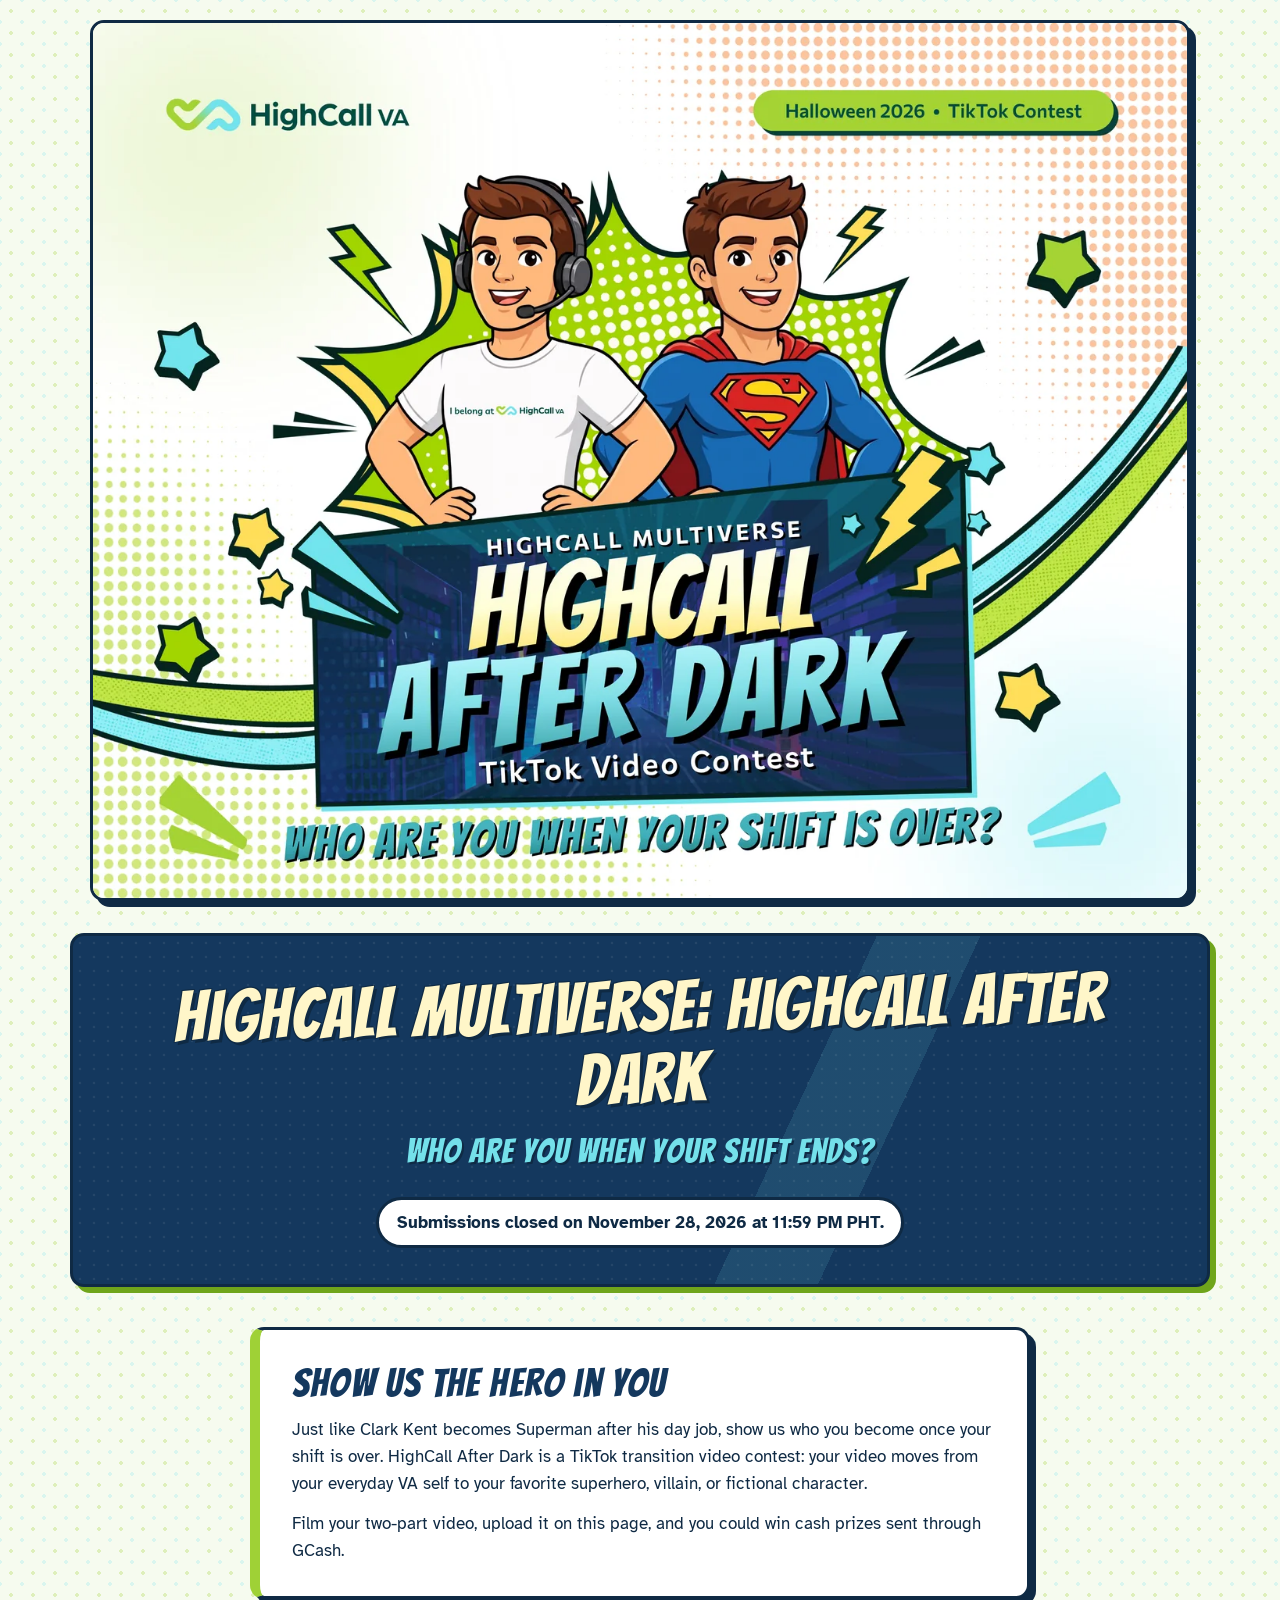
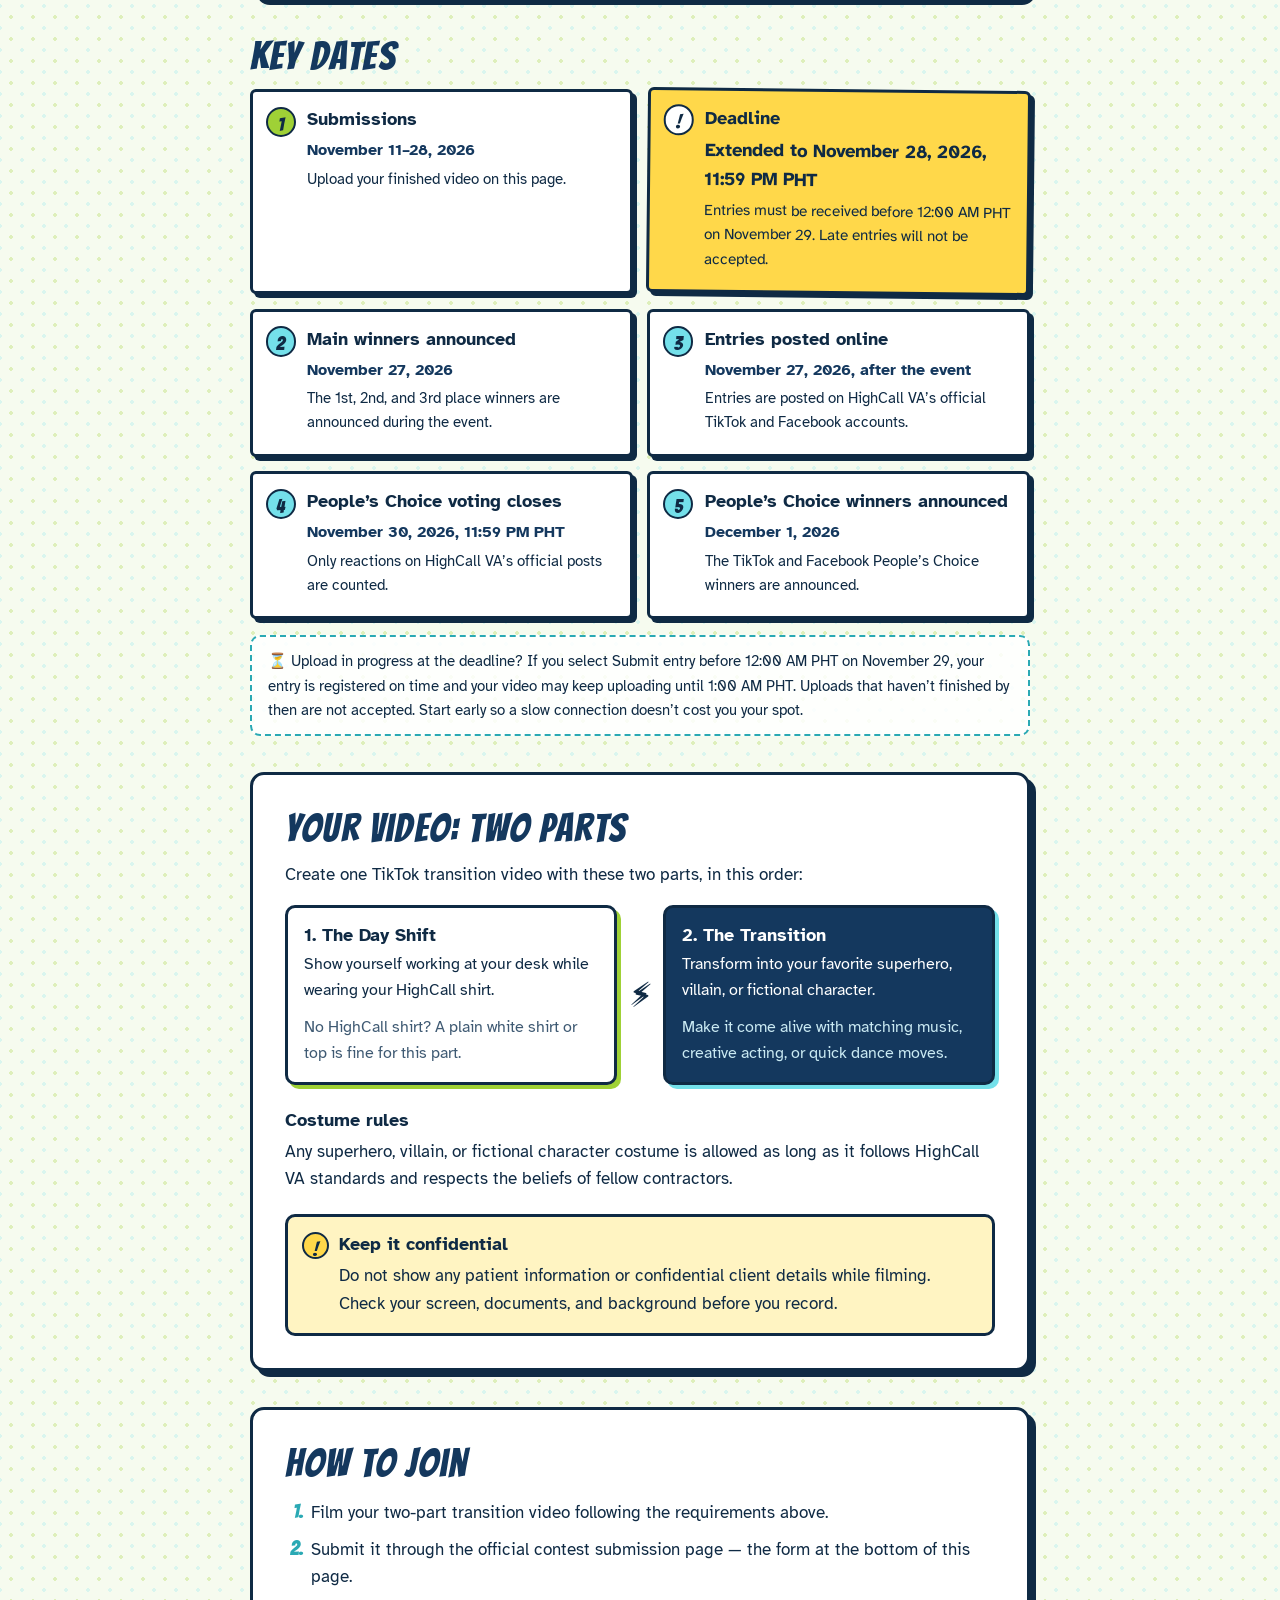
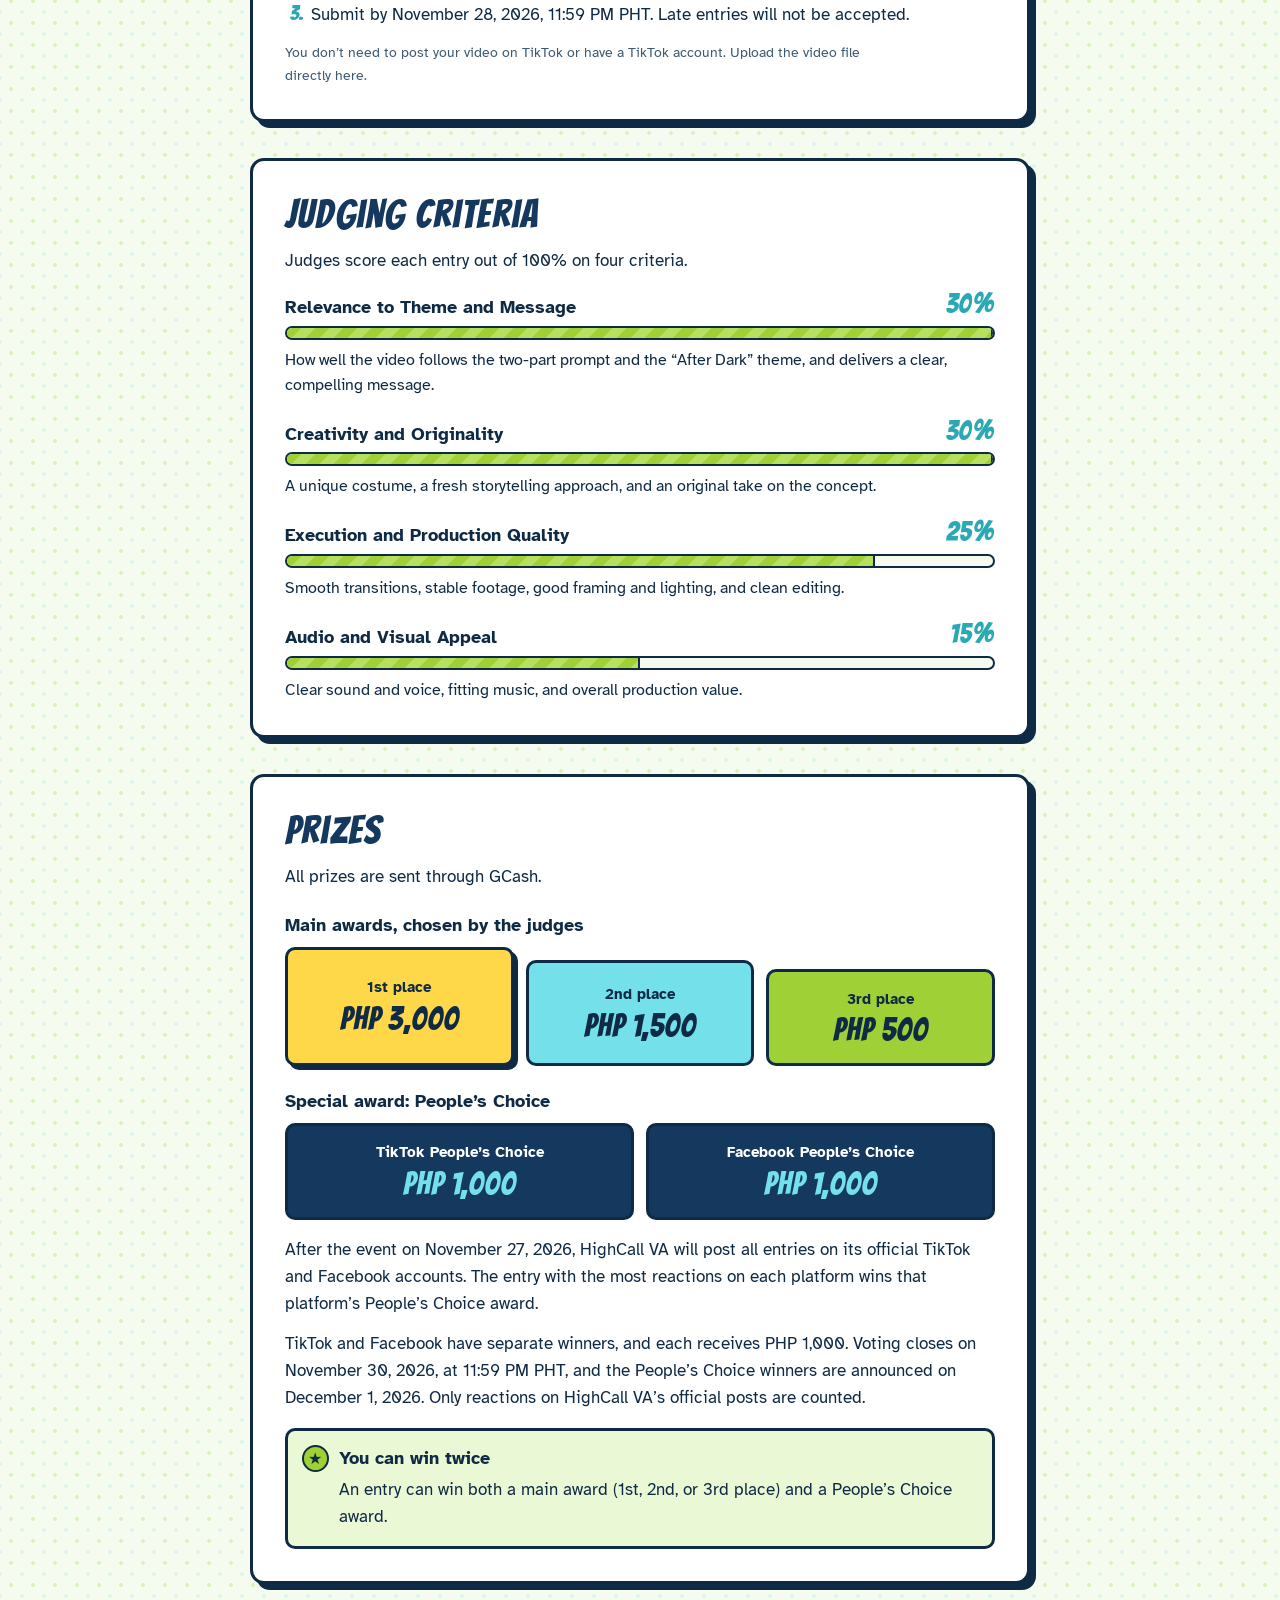
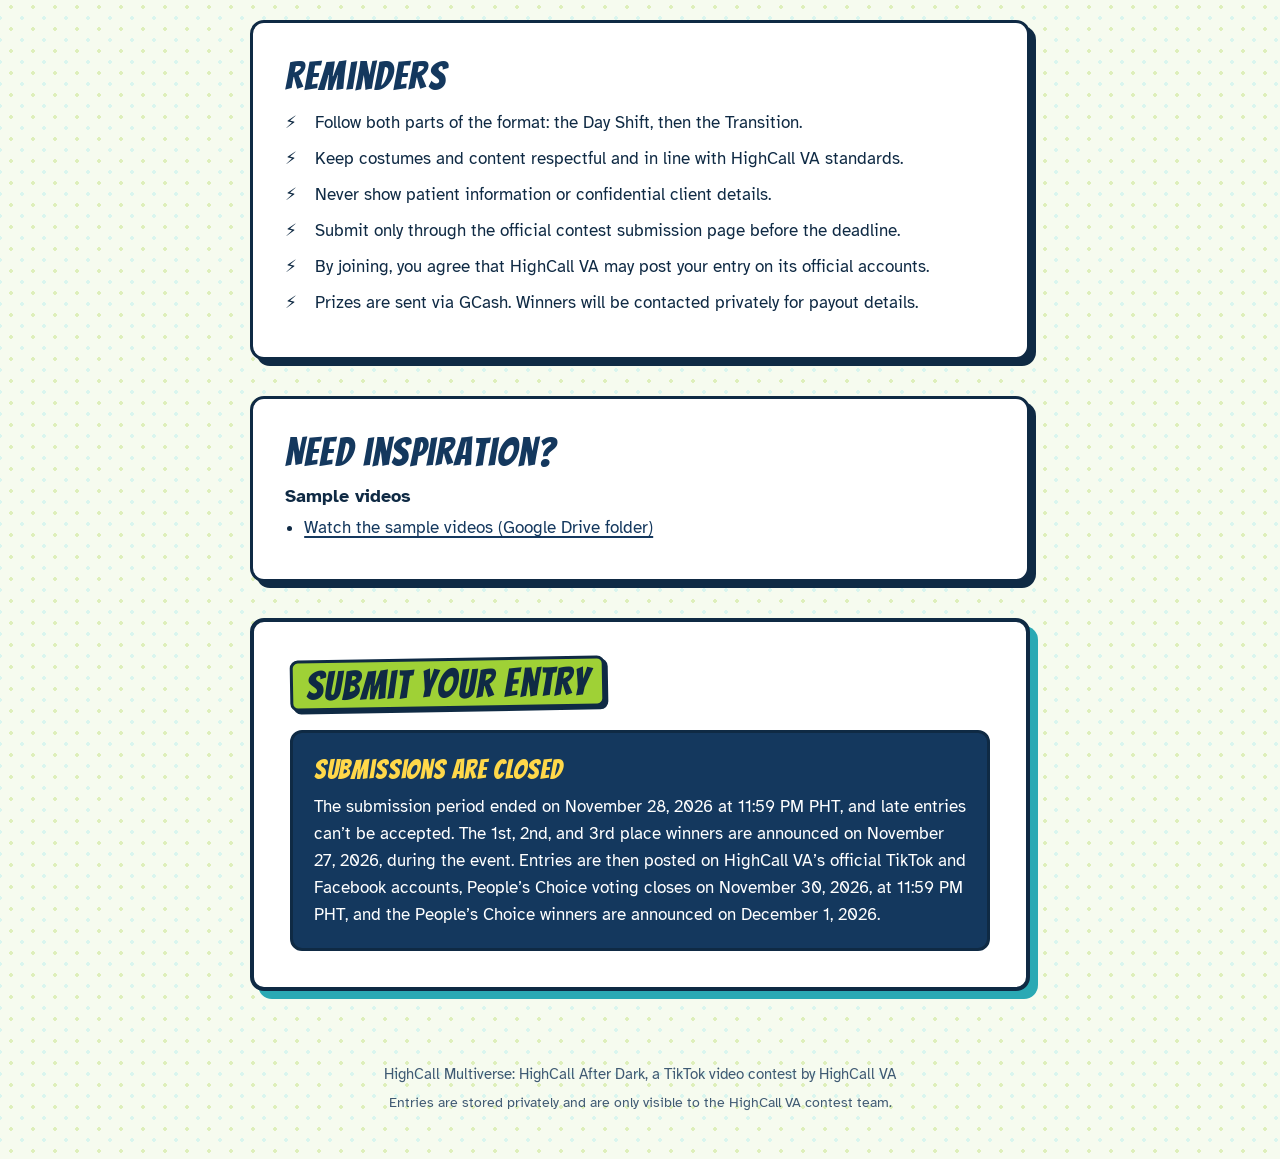
<file: index.html>
<!DOCTYPE html>
<html lang="en">
<head>
  <meta charset="utf-8">
  <meta name="viewport" content="width=device-width, initial-scale=1">
  <title>HighCall Multiverse: HighCall After Dark — TikTok Video Contest</title>
  <meta name="description" content="Who are you when your shift ends? Enter the HighCall Multiverse: HighCall After Dark TikTok video contest.">
  <meta name="robots" content="noindex">
  <meta name="color-scheme" content="light">
  <meta property="og:title" content="HighCall Multiverse: HighCall After Dark">
  <meta property="og:description" content="Who are you when your shift ends?">
  <meta property="og:image" content="assets/banner-1400.jpg">
  <link rel="icon" href="data:image/svg+xml,<svg xmlns='http://www.w3.org/2000/svg' viewBox='0 0 100 100'><text y='.9em' font-size='90'>⚡</text></svg>">
  <link rel="preconnect" href="https://fonts.googleapis.com">
  <link rel="preconnect" href="https://fonts.gstatic.com" crossorigin>
  <link href="https://fonts.googleapis.com/css2?family=Bangers&family=Atkinson+Hyperlegible:ital,wght@0,400;0,700;1,400&display=swap" rel="stylesheet">
  <link rel="stylesheet" href="styles.css">
</head>
<body>
  <a class="skip-link" href="#enter">Skip to the submission form</a>

  <header class="banner-wrap">
    <picture>
      <source type="image/webp"
              srcset="assets/banner-800.webp 800w, assets/banner-1400.webp 1400w, assets/banner-2200.webp 2200w"
              sizes="(min-width: 1180px) 1140px, 96vw">
      <img class="banner" src="assets/banner-1400.jpg" width="1400" height="1120"
           alt="HighCall Multiverse: HighCall After Dark — TikTok Video Contest. A HighCall VA agent in a headset and HighCall shirt stands beside his superhero self. Who are you when your shift is over?">
    </picture>
  </header>

  <main>
    <section class="masthead" aria-labelledby="page-title">
      <h1 id="page-title">HighCall Multiverse: HighCall After Dark</h1>
      <p class="tagline">Who are you when your shift ends?</p>
      <div class="status-bar" id="status-bar" role="status" aria-live="polite">
        <span class="status-text" id="status-text">Checking the submission period…</span>
        <a class="status-cta" id="status-cta" href="#enter" hidden>Submit your entry</a>
      </div>
    </section>

    <div class="page">
      <section class="panel intro" aria-labelledby="welcome">
        <h2 id="welcome">Show us the hero in you</h2>
        <p>Just like Clark Kent becomes Superman after his day job, show us who you become once your shift is over. HighCall After Dark is a TikTok transition video contest: your video moves from your everyday VA self to your favorite superhero, villain, or fictional character.</p>
        <p>Film your two-part video, upload it on this page, and you could win cash prizes sent through GCash.</p>
      </section>

      <section class="dates" aria-labelledby="dates-title">
        <h2 id="dates-title" class="section-title">Key dates</h2>
        <ol class="strip">
          <li class="strip-panel strip-open">
            <span class="strip-step">1</span>
            <h3>Submissions</h3>
            <p class="strip-date">November 11–28, 2026</p>
            <p>Upload your finished video on this page.</p>
          </li>
          <li class="strip-panel strip-deadline">
            <span class="strip-step">!</span>
            <h3>Deadline</h3>
            <p class="strip-date">Extended to November 28, 2026, 11:59 PM PHT</p>
            <p>Entries must be received before 12:00 AM PHT on November 29. Late entries will not be accepted.</p>
          </li>
          <li class="strip-panel">
            <span class="strip-step">2</span>
            <h3>Main winners announced</h3>
            <p class="strip-date">November 27, 2026</p>
            <p>The 1st, 2nd, and 3rd place winners are announced during the event.</p>
          </li>
          <li class="strip-panel">
            <span class="strip-step">3</span>
            <h3>Entries posted online</h3>
            <p class="strip-date">November 27, 2026, after the event</p>
            <p>Entries are posted on HighCall VA’s official TikTok and Facebook accounts.</p>
          </li>
          <li class="strip-panel">
            <span class="strip-step">4</span>
            <h3>People’s Choice voting closes</h3>
            <p class="strip-date">November 30, 2026, 11:59 PM PHT</p>
            <p>Only reactions on HighCall VA’s official posts are counted.</p>
          </li>
          <li class="strip-panel">
            <span class="strip-step">5</span>
            <h3>People’s Choice winners announced</h3>
            <p class="strip-date">December 1, 2026</p>
            <p>The TikTok and Facebook People’s Choice winners are announced.</p>
          </li>
        </ol>
        <p class="note" id="grace-note">Upload in progress at the deadline? <span id="grace-text">If your entry is registered on this page before 12:00 AM PHT on November 29, the upload is allowed to finish for a short time after midnight. Start early so a slow connection doesn’t cost you your spot.</span></p>
      </section>

      <section class="panel" aria-labelledby="concept">
        <h2 id="concept">Your video: two parts</h2>
        <p>Create one TikTok transition video with these two parts, in this order:</p>
        <div class="two-part">
          <div class="part part-day">
            <h3>1. The Day Shift</h3>
            <p>Show yourself working at your desk while wearing your HighCall shirt.</p>
            <p class="small">No HighCall shirt? A plain white shirt or top is fine for this part.</p>
          </div>
          <div class="part-arrow" aria-hidden="true">⚡</div>
          <div class="part part-night">
            <h3>2. The Transition</h3>
            <p>Transform into your favorite superhero, villain, or fictional character.</p>
            <p class="small">Make it come alive with matching music, creative acting, or quick dance moves.</p>
          </div>
        </div>

        <h3 class="sub">Costume rules</h3>
        <p>Any superhero, villain, or fictional character costume is allowed as long as it follows HighCall VA standards and respects the beliefs of fellow contractors.</p>

        <div class="callout callout-warn" role="note">
          <h3>Keep it confidential</h3>
          <p>Do not show any patient information or confidential client details while filming. Check your screen, documents, and background before you record.</p>
        </div>
      </section>

      <section class="panel" aria-labelledby="how">
        <h2 id="how">How to join</h2>
        <ol class="steps">
          <li>Film your two-part transition video following the requirements above.</li>
          <li>Submit it through the official contest submission page — the form at the bottom of this page.</li>
          <li>Submit by November 28, 2026, 11:59 PM PHT. Late entries will not be accepted.</li>
        </ol>
        <p class="small">You don’t need to post your video on TikTok or have a TikTok account. Upload the video file directly here.</p>
      </section>

      <section class="panel" aria-labelledby="judging">
        <h2 id="judging">Judging criteria</h2>
        <p>Judges score each entry out of 100% on four criteria.</p>
        <ul class="criteria">
          <li style="--w:30">
            <div class="crit-head"><h3>Relevance to Theme and Message</h3><span class="crit-pct">30%</span></div>
            <div class="crit-bar" aria-hidden="true"><span></span></div>
            <p>How well the video follows the two-part prompt and the “After Dark” theme, and delivers a clear, compelling message.</p>
          </li>
          <li style="--w:30">
            <div class="crit-head"><h3>Creativity and Originality</h3><span class="crit-pct">30%</span></div>
            <div class="crit-bar" aria-hidden="true"><span></span></div>
            <p>A unique costume, a fresh storytelling approach, and an original take on the concept.</p>
          </li>
          <li style="--w:25">
            <div class="crit-head"><h3>Execution and Production Quality</h3><span class="crit-pct">25%</span></div>
            <div class="crit-bar" aria-hidden="true"><span></span></div>
            <p>Smooth transitions, stable footage, good framing and lighting, and clean editing.</p>
          </li>
          <li style="--w:15">
            <div class="crit-head"><h3>Audio and Visual Appeal</h3><span class="crit-pct">15%</span></div>
            <div class="crit-bar" aria-hidden="true"><span></span></div>
            <p>Clear sound and voice, fitting music, and overall production value.</p>
          </li>
        </ul>
      </section>

      <section class="panel prizes" aria-labelledby="prizes">
        <h2 id="prizes">Prizes</h2>
        <p>All prizes are sent through GCash.</p>
        <h3 class="sub">Main awards, chosen by the judges</h3>
        <ol class="podium">
          <li class="place place-1"><span class="place-name">1st place</span><span class="place-amt">PHP 3,000</span></li>
          <li class="place place-2"><span class="place-name">2nd place</span><span class="place-amt">PHP 1,500</span></li>
          <li class="place place-3"><span class="place-name">3rd place</span><span class="place-amt">PHP 500</span></li>
        </ol>

        <h3 class="sub">Special award: People’s Choice</h3>
        <ul class="pc-awards">
          <li><span class="place-name">TikTok People’s Choice</span><span class="place-amt">PHP 1,000</span></li>
          <li><span class="place-name">Facebook People’s Choice</span><span class="place-amt">PHP 1,000</span></li>
        </ul>
        <p>After the event on November 27, 2026, HighCall VA will post all entries on its official TikTok and Facebook accounts. The entry with the most reactions on each platform wins that platform’s People’s Choice award.</p>
        <p>TikTok and Facebook have separate winners, and each receives PHP 1,000. Voting closes on November 30, 2026, at 11:59 PM PHT, and the People’s Choice winners are announced on December 1, 2026. Only reactions on HighCall VA’s official posts are counted.</p>
        <div class="callout callout-tip" role="note">
          <h3>You can win twice</h3>
          <p>An entry can win both a main award (1st, 2nd, or 3rd place) and a People’s Choice award.</p>
        </div>
      </section>

      <section class="panel" aria-labelledby="reminders">
        <h2 id="reminders">Reminders</h2>
        <ul class="ticks">
          <li>Follow both parts of the format: the Day Shift, then the Transition.</li>
          <li>Keep costumes and content respectful and in line with HighCall VA standards.</li>
          <li>Never show patient information or confidential client details.</li>
          <li>Submit only through the official contest submission page before the deadline.</li>
          <li>By joining, you agree that HighCall VA may post your entry on its official accounts.</li>
          <li>Prizes are sent via GCash. Winners will be contacted privately for payout details.</li>
        </ul>
      </section>

      <section class="panel" id="inspiration" aria-labelledby="inspo-title" hidden>
        <h2 id="inspo-title">Need inspiration?</h2>
        <div class="inspo-cols">
          <div id="samples-block" hidden>
            <h3 class="sub">Sample videos</h3>
            <ul class="links" id="samples-list"></ul>
          </div>
          <div id="music-block" hidden>
            <h3 class="sub">Music ideas</h3>
            <ul class="links" id="music-list"></ul>
          </div>
        </div>
      </section>

      <!-- ============ SUBMISSION ============ -->
      <section class="entry" id="enter" aria-labelledby="form-title" tabindex="-1">
        <h2 id="form-title">Submit your entry</h2>

        <div class="closed-msg" id="closed-msg" hidden>
          <h3 id="closed-title">Submissions are closed</h3>
          <p id="closed-body"></p>
        </div>

        <form id="entry-form" novalidate>
          <p class="small form-intro">Fields marked <span class="req" aria-hidden="true">*</span><span class="visually-hidden">with an asterisk</span> are required.</p>

          <div class="field">
            <label for="fullName">Full name <span class="req" aria-hidden="true">*</span></label>
            <input id="fullName" name="fullName" type="text" autocomplete="name" maxlength="120" required aria-describedby="fullName-err">
            <p class="err" id="fullName-err"></p>
          </div>

          <div class="field">
            <label for="email">Email address <span class="req" aria-hidden="true">*</span></label>
            <input id="email" name="email" type="email" autocomplete="email" inputmode="email" maxlength="254" required aria-describedby="email-hint email-err">
            <p class="hint" id="email-hint">We’ll only use this to contact you about your entry.</p>
            <p class="err" id="email-err"></p>
          </div>

          <div class="field-row">
            <div class="field">
              <label for="entryTitle">Entry title <span class="req" aria-hidden="true">*</span></label>
              <input id="entryTitle" name="entryTitle" type="text" maxlength="120" required aria-describedby="entryTitle-err">
              <p class="err" id="entryTitle-err"></p>
            </div>
            <div class="field">
              <label for="character">Character portrayed <span class="req" aria-hidden="true">*</span></label>
              <input id="character" name="character" type="text" maxlength="120" required aria-describedby="character-err">
              <p class="err" id="character-err"></p>
            </div>
          </div>

          <div class="field">
            <label for="description">Short description or concept <span class="opt">(optional)</span></label>
            <textarea id="description" name="description" rows="4" maxlength="1000" aria-describedby="description-hint"></textarea>
            <p class="hint" id="description-hint"><span id="desc-count">0</span> / 1,000 characters</p>
          </div>

          <!-- Honeypot: hidden from people, catches bots -->
          <div class="hp" aria-hidden="true">
            <label for="website">Leave this empty</label>
            <input id="website" name="website" type="text" tabindex="-1" autocomplete="off">
          </div>

          <div class="field">
            <span class="label" id="video-label">Video file <span class="req" aria-hidden="true">*</span></span>
            <div class="upload">
              <div class="dropzone" id="dropzone">
                <input id="video" name="video" type="file" class="file-input" aria-labelledby="video-label video-limits" aria-describedby="video-err">
                <div class="dz-empty" id="dz-empty">
                  <p class="dz-title">Drag your video here</p>
                  <p>or <label for="video" class="pick-btn">Choose a file</label></p>
                </div>
                <div class="dz-file" id="dz-file" hidden>
                  <p class="dz-filename" id="dz-filename"></p>
                  <p class="dz-filesize" id="dz-filesize"></p>
                  <div class="dz-actions">
                    <label for="video" class="pick-btn pick-btn-ghost" id="replace-btn">Replace file</label>
                    <button type="button" class="link-btn" id="remove-btn">Remove</button>
                  </div>
                </div>
              </div>
              <aside class="limits" id="video-limits">
                <p class="limits-title">Upload requirements</p>
                <p><strong>Formats:</strong> <span id="lim-formats">MP4 or MOV</span></p>
                <p><strong>Maximum size:</strong> <span id="lim-size">500 MB</span></p>
                <p class="small">Use the finished video file from your phone, CapCut, or TikTok’s Save video option.</p>
              </aside>
            </div>
            <p class="err" id="video-err"></p>
          </div>

          <fieldset class="field confirms">
            <legend>Before you submit <span class="req" aria-hidden="true">*</span></legend>
            <label class="check"><input type="checkbox" id="agreeRules" name="agreeRules" required>
              <span>I have read and agree to the contest mechanics.</span></label>
            <label class="check"><input type="checkbox" id="agreeConfidential" name="agreeConfidential" required>
              <span>My entry contains no patient information or confidential client details.</span></label>
            <label class="check"><input type="checkbox" id="agreePublish" name="agreePublish" required>
              <span>I agree that HighCall VA may publish my entry on its official TikTok and Facebook accounts for the contest.</span></label>
            <p class="err" id="confirms-err"></p>
          </fieldset>

          <div class="progress-box" id="progress-box" hidden>
            <div class="progress-head">
              <span id="progress-label">Uploading…</span>
              <span id="progress-pct">0%</span>
            </div>
            <div class="progress" role="progressbar" aria-labelledby="progress-label" aria-valuemin="0" aria-valuemax="100" aria-valuenow="0" id="progress-bar">
              <span id="progress-fill"></span>
            </div>
            <p class="small" id="progress-detail"></p>
          </div>

          <div class="form-alert" id="form-alert" role="alert" hidden></div>

          <div class="submit-row">
            <button type="submit" class="submit-btn" id="submit-btn">Submit entry</button>
            <p class="small">Keep this page open until you see your submission reference.</p>
          </div>
        </form>

        <div class="success" id="success" hidden tabindex="-1">
          <h3>Entry received!</h3>
          <p>Your video and details are saved. Keep your submission reference in case you need to contact the contest team.</p>
          <dl class="receipt">
            <div><dt>Submission reference</dt><dd id="r-ref"></dd></div>
            <div><dt>Submitted</dt><dd id="r-time"></dd></div>
            <div><dt>Entry title</dt><dd id="r-title"></dd></div>
            <div><dt>Video file</dt><dd id="r-file"></dd></div>
          </dl>
          <p class="small" id="r-email-note"></p>
          <p>The 1st, 2nd, and 3rd place winners are announced on November 27, 2026, during the event, and the People’s Choice winners on December 1, 2026. Good luck!</p>
        </div>
      </section>
    </div>
  </main>

  <footer class="footer">
    <p>HighCall Multiverse: HighCall After Dark, a TikTok video contest by HighCall VA</p>
    <p class="small">Entries are stored privately and are only visible to the HighCall VA contest team.</p>
  </footer>

  <script src="config.js"></script>
  <script src="app.js"></script>
</body>
</html>
</file>
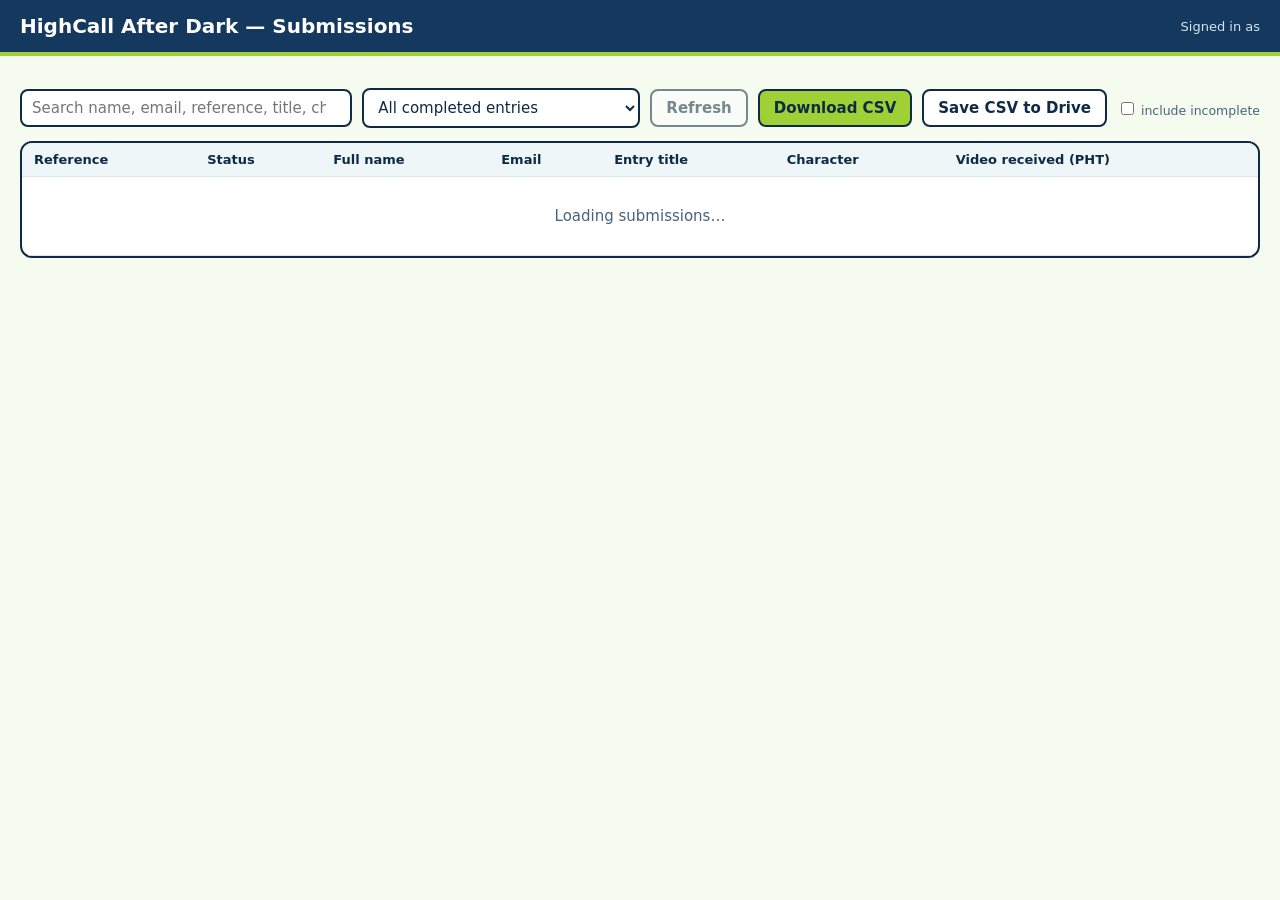
<file: Admin.html>
<!DOCTYPE html>
<html>
<head>
<base target="_top">
<meta charset="utf-8">
<style>
  :root { --ink:#0f2a44; --night:#14385e; --lime:#9fd136; --teal:#2aa9b4; --cyan:#74e0ea; --yellow:#ffd84a; --paper:#f6fbef; --muted:#4a627a; --danger:#b4232a; }
  * { box-sizing: border-box; }
  body { margin:0; font-family: "Segoe UI", system-ui, -apple-system, Roboto, Arial, sans-serif; color:var(--ink); background:var(--paper); font-size:15px; }
  header { background:var(--night); color:#fff; padding:14px 20px; display:flex; flex-wrap:wrap; gap:8px 20px; align-items:center; justify-content:space-between; border-bottom:4px solid var(--lime); }
  header h1 { margin:0; font-size:20px; }
  header .who { font-size:13px; color:#cfe8f2; }
  main { max-width:1280px; margin:0 auto; padding:18px 20px 40px; }
  .counts { display:flex; flex-wrap:wrap; gap:10px; margin-bottom:14px; }
  .count { background:#fff; border:2px solid var(--ink); border-radius:10px; padding:8px 14px; min-width:120px; }
  .count b { display:block; font-size:22px; }
  .count span { font-size:12px; color:var(--muted); }
  .toolbar { display:flex; flex-wrap:wrap; gap:10px; align-items:center; margin-bottom:12px; }
  input[type=search], select, textarea { font:inherit; border:2px solid var(--ink); border-radius:8px; padding:8px 10px; background:#fff; color:var(--ink); }
  input[type=search] { flex:1 1 280px; min-width:200px; }
  button, .btn { font:inherit; font-weight:600; border:2px solid var(--ink); border-radius:8px; padding:8px 14px; background:#fff; color:var(--ink); cursor:pointer; text-decoration:none; display:inline-block; }
  button.primary { background:var(--lime); }
  button:disabled { opacity:.55; cursor:progress; }
  button:hover:not(:disabled), .btn:hover { background:var(--yellow); }
  :focus-visible { outline:3px solid var(--teal); outline-offset:2px; }
  .tablewrap { overflow-x:auto; background:#fff; border:2px solid var(--ink); border-radius:12px; }
  table { border-collapse:collapse; width:100%; min-width:860px; }
  th, td { text-align:left; padding:9px 12px; border-bottom:1px solid #dbe5ec; vertical-align:top; }
  th { background:#eef6f8; font-size:13px; position:sticky; top:0; }
  tbody tr { cursor:pointer; }
  tbody tr:hover { background:#f4fbe8; }
  tbody tr.sel { background:#e7f7fa; }
  .ref { font-family: ui-monospace, Menlo, Consolas, monospace; font-weight:700; white-space:nowrap; }
  .pill { display:inline-block; padding:2px 10px; border-radius:999px; border:1.5px solid var(--ink); font-size:12.5px; font-weight:700; white-space:nowrap; }
  .s-Received { background:#e6f2ff; }
  .s-Under-review { background:#fff3c4; }
  .s-Accepted { background:#ddf3b8; }
  .s-Needs-clarification { background:#ffe0cc; }
  .s-Upload-pending { background:#eee; color:#555; border-color:#999; }
  .s-Upload-rejected { background:#fde2e2; color:var(--danger); border-color:var(--danger); }
  .empty { padding:30px; text-align:center; color:var(--muted); }
  .msg { padding:10px 14px; border-radius:8px; margin-bottom:12px; border:2px solid; }
  .msg.err { border-color:var(--danger); background:#fdecec; }
  .msg.ok { border-color:#5f9a1a; background:#eaf8d6; }
  /* detail drawer */
  .drawer { position:fixed; inset:0 0 0 auto; width:min(560px,100%); background:#fff; border-left:4px solid var(--ink); box-shadow:-8px 0 0 rgba(15,42,68,.08); overflow-y:auto; padding:18px 20px 30px; transform:translateX(105%); transition:transform .2s ease; z-index:5; }
  .drawer.open { transform:none; }
  .drawer h2 { margin:0 0 4px; font-size:20px; }
  .drawer dl { display:grid; grid-template-columns:150px 1fr; gap:6px 12px; margin:14px 0; }
  .drawer dt { color:var(--muted); font-size:13px; }
  .drawer dd { margin:0; white-space:pre-wrap; word-break:break-word; }
  .video { background:#0f2a44; border-radius:10px; overflow:hidden; aspect-ratio:9/16; max-height:62vh; margin:10px auto; display:grid; place-items:center; color:#fff; }
  .video iframe { width:100%; height:100%; border:0; }
  .row { display:flex; flex-wrap:wrap; gap:8px; margin:10px 0; }
  .note { font-size:12.5px; color:var(--muted); }
  label.lbl { display:block; font-weight:700; margin:12px 0 4px; }
  textarea { width:100%; min-height:90px; }
  .closebtn { float:right; }
  .danger-zone { margin-top:26px; padding-top:16px; border-top:2px dashed #e3b4b4; }
  button.danger { background:#fff; color:var(--danger); border-color:var(--danger); }
  button.danger:hover:not(:disabled) { background:#fdecec; }
  button.danger-solid { background:var(--danger); color:#fff; border-color:var(--danger); }
  button.danger-solid:hover:not(:disabled) { background:#8f1b21; }
  .confirm-box { border:2px solid var(--danger); background:#fdecec; border-radius:10px; padding:12px 14px; margin-top:10px; }
  @media (max-width:600px){ .drawer dl{ grid-template-columns:1fr; } }
</style>
</head>
<body>
<header>
  <h1>HighCall After Dark — Submissions</h1>
  <div class="who">Signed in as <?= adminEmail ?></div>
</header>
<main>
  <div id="msg"></div>
  <div class="counts" id="counts"></div>
  <div class="toolbar">
    <input type="search" id="q" placeholder="Search name, email, reference, title, character…" aria-label="Search submissions">
    <select id="filter" aria-label="Filter by status">
      <option value="complete">All completed entries</option>
      <option value="Received">Received</option>
      <option value="Under review">Under review</option>
      <option value="Accepted">Accepted</option>
      <option value="Needs clarification">Needs clarification</option>
      <option value="incomplete">Incomplete or rejected uploads</option>
      <option value="all">Everything</option>
    </select>
    <button id="refresh">Refresh</button>
    <button id="csv" class="primary">Download CSV</button>
    <button id="csvDrive">Save CSV to Drive</button>
    <label class="note"><input type="checkbox" id="csvAll"> include incomplete</label>
  </div>
  <p class="note" id="updated"></p>
  <div class="tablewrap">
    <table>
      <thead><tr><th>Reference</th><th>Status</th><th>Full name</th><th>Email</th><th>Entry title</th><th>Character</th><th>Video received (PHT)</th></tr></thead>
      <tbody id="rows"><tr><td colspan="7" class="empty">Loading submissions…</td></tr></tbody>
    </table>
  </div>
</main>

<aside class="drawer" id="drawer" aria-hidden="true" aria-labelledby="d-title">
  <button class="closebtn" id="close">Close</button>
  <h2 id="d-title"></h2>
  <div id="d-body"></div>
</aside>

<script>
var COMPLETE = ['Received','Under review','Accepted','Needs clarification'];
var data = [], statuses = [], current = null;

function $(id){ return document.getElementById(id); }
function esc(s){ return String(s == null ? '' : s).replace(/[&<>"']/g, function(c){ return {'&':'&amp;','<':'&lt;','>':'&gt;','"':'&quot;',"'":'&#39;'}[c]; }); }
function pill(s){ return '<span class="pill s-' + esc(String(s).replace(/\s+/g,'-')) + '">' + esc(s) + '</span>'; }
function flash(text, ok){ $('msg').innerHTML = '<div class="msg ' + (ok ? 'ok' : 'err') + '">' + text + '</div>'; if (ok) setTimeout(function(){ $('msg').innerHTML=''; }, 4000); }
function fail(e){ flash(esc((e && e.message) || e || 'Something went wrong.'), false); }
function idOk(id){ return /^[A-Za-z0-9_-]{10,200}$/.test(id || ''); }

function load(){
  $('refresh').disabled = true;
  google.script.run.withSuccessHandler(function(res){
    data = res.records; statuses = res.statuses;
    $('updated').textContent = 'Last updated ' + res.generatedAt;
    $('refresh').disabled = false;
    renderCounts(); render();
    if (current) { var r = find(current.reference); if (r) openDetail(r); }
  }).withFailureHandler(function(e){ $('refresh').disabled = false; fail(e); }).listSubmissions();
}
function find(ref){ for (var i=0;i<data.length;i++) if (data[i].reference === ref) return data[i]; return null; }

function renderCounts(){
  var c = { total:0 }; COMPLETE.forEach(function(s){ c[s]=0; }); var inc = 0;
  data.forEach(function(r){ if (COMPLETE.indexOf(r.status) !== -1){ c.total++; c[r.status]++; } else inc++; });
  var html = '<div class="count"><b>' + c.total + '</b><span>Completed entries</span></div>';
  COMPLETE.forEach(function(s){ html += '<div class="count"><b>' + c[s] + '</b><span>' + esc(s) + '</span></div>'; });
  html += '<div class="count"><b>' + inc + '</b><span>Incomplete or rejected</span></div>';
  $('counts').innerHTML = html;
}

function matches(r){
  var f = $('filter').value;
  if (f === 'complete' && COMPLETE.indexOf(r.status) === -1) return false;
  if (f === 'incomplete' && COMPLETE.indexOf(r.status) !== -1) return false;
  if (['complete','incomplete','all'].indexOf(f) === -1 && r.status !== f) return false;
  var q = $('q').value.trim().toLowerCase();
  if (!q) return true;
  return [r.reference, r.fullName, r.email, r.entryTitle, r.character, r.description, r.fileName].join(' ').toLowerCase().indexOf(q) !== -1;
}

function render(){
  var rows = data.filter(matches);
  if (!rows.length) { $('rows').innerHTML = '<tr><td colspan="7" class="empty">' + (data.length ? 'No submissions match this search.' : 'No submissions yet.') + '</td></tr>'; return; }
  $('rows').innerHTML = rows.map(function(r){
    return '<tr tabindex="0" data-ref="' + esc(r.reference) + '"' + (current && current.reference === r.reference ? ' class="sel"' : '') + '>' +
      '<td class="ref">' + esc(r.reference) + '</td><td>' + pill(r.status) + '</td><td>' + esc(r.fullName) + '</td><td>' + esc(r.email) + '</td>' +
      '<td>' + esc(r.entryTitle) + '</td><td>' + esc(r.character) + '</td><td>' + esc(r.receivedAt || '—') + '</td></tr>';
  }).join('');
}

$('rows').addEventListener('click', function(e){ var tr = e.target.closest('tr[data-ref]'); if (tr) openDetail(find(tr.getAttribute('data-ref'))); });
$('rows').addEventListener('keydown', function(e){ if (e.key === 'Enter'){ var tr = e.target.closest('tr[data-ref]'); if (tr) openDetail(find(tr.getAttribute('data-ref'))); } });
$('q').addEventListener('input', render);
$('filter').addEventListener('change', render);
$('refresh').addEventListener('click', load);
$('close').addEventListener('click', closeDetail);
document.addEventListener('keydown', function(e){ if (e.key === 'Escape') closeDetail(); });

function field(label, value){ return '<dt>' + esc(label) + '</dt><dd>' + (value ? esc(value) : '—') + '</dd>'; }

function openDetail(r){
  if (!r) return;
  current = r;
  render();
  $('d-title').textContent = r.entryTitle || r.reference;
  var complete = COMPLETE.indexOf(r.status) !== -1;
  var id = r.driveFileId;
  var html = '<div>' + pill(r.status) + ' <span class="ref">' + esc(r.reference) + '</span></div>';
  if (idOk(id)) {
    html += '<div class="video" id="video"><button id="loadVideo">Preview video</button></div>' +
      '<div class="row"><a class="btn" target="_blank" rel="noopener" href="https://drive.google.com/file/d/' + encodeURIComponent(id) + '/view">Open in Drive</a>' +
      '<a class="btn" target="_blank" rel="noopener" href="https://drive.google.com/uc?export=download&id=' + encodeURIComponent(id) + '">Download</a></div>' +
      '<p class="note">Preview and download use your own Google Drive access. If the video doesn’t load, ask the administrator to add you to the contest folder.</p>';
  }
  html += '<dl>' +
    field('Full name', r.fullName) + field('Email', r.email) + field('Entry title', r.entryTitle) + field('Character', r.character) +
    field('Description', r.description) + field('Registered', r.registeredAt) + field('Video received', r.receivedAt) +
    field('Finished in grace period', r.graceUsed) + field('File', r.fileName ? r.fileName + (r.fileSizeMB ? ' (' + r.fileSizeMB + ' MB)' : '') : '') +
    field('Status updated', r.statusUpdatedBy ? r.statusUpdatedBy + ', ' + r.statusUpdatedAt : '') + '</dl>';

  if (complete) {
    html += '<label class="lbl" for="d-status">Review status</label><select id="d-status">' +
      statuses.map(function(s){ return '<option' + (s === r.status ? ' selected' : '') + '>' + esc(s) + '</option>'; }).join('') + '</select>';
  } else {
    html += '<p class="note">This upload is incomplete or was rejected by the automatic checks, so it can’t be reviewed. It isn’t counted as an entry.</p>';
  }
  html += '<label class="lbl" for="d-notes">Admin notes (staff only)</label><textarea id="d-notes" maxlength="5000">' + esc(r.adminNotes) + '</textarea>' +
    '<div class="row"><button class="primary" id="d-save">Save changes</button></div>' +
    '<div class="danger-zone"><button class="danger" id="d-del">Delete entry</button>' +
    '<div class="confirm-box" id="d-confirm" hidden><p style="margin-top:0"><strong>Delete ' + esc(r.reference) + ' permanently?</strong> ' +
    'The entry is removed from the list and the Sheet, and its video moves to Drive trash, where it can be restored for 30 days.</p>' +
    '<div class="row" style="margin-bottom:0"><button class="danger-solid" id="d-del-yes">Yes, delete</button><button id="d-del-no">Cancel</button></div></div></div>';
  $('d-body').innerHTML = html;
  $('drawer').classList.add('open');
  $('drawer').setAttribute('aria-hidden', 'false');

  if ($('loadVideo')) $('loadVideo').addEventListener('click', function(){
    $('video').innerHTML = '<iframe src="https://drive.google.com/file/d/' + encodeURIComponent(id) + '/preview" allow="autoplay; fullscreen" allowfullscreen title="Video preview"></iframe>';
  });
  $('d-del').addEventListener('click', function(){ $('d-confirm').hidden = false; this.hidden = true; $('d-del-yes').focus(); });
  $('d-del-no').addEventListener('click', function(){ $('d-confirm').hidden = true; $('d-del').hidden = false; });
  $('d-del-yes').addEventListener('click', function(){
    var btn = this; btn.disabled = true; btn.textContent = 'Deleting…'; $('d-del-no').disabled = true;
    google.script.run.withSuccessHandler(function(res){
      data = data.filter(function(x){ return x.reference !== res.reference; });
      closeDetail(); renderCounts();
      flash('Deleted ' + esc(res.reference) + '.' + (res.videoTrashed ? ' Its video is in Drive trash for 30 days if you need to restore it.' : (res.hadVideo ? ' The video couldn’t be moved to trash; remove it from the Drive folder manually.' : '')), true);
    }).withFailureHandler(function(e){ btn.disabled = false; btn.textContent = 'Yes, delete'; $('d-del-no').disabled = false; fail(e); }).deleteEntry(r.reference);
  });
  $('d-save').addEventListener('click', function(){
    var btn = this; btn.disabled = true; btn.textContent = 'Saving…';
    var changes = { adminNotes: $('d-notes').value };
    if ($('d-status')) changes.status = $('d-status').value;
    google.script.run.withSuccessHandler(function(updated){
      for (var i=0;i<data.length;i++) if (data[i].reference === updated.reference) data[i] = updated;
      renderCounts(); openDetail(updated);
      flash('Saved ' + esc(updated.reference) + '.', true);
    }).withFailureHandler(function(e){ btn.disabled = false; btn.textContent = 'Save changes'; fail(e); }).updateEntry(r.reference, changes);
  });
}

function closeDetail(){
  current = null;
  $('drawer').classList.remove('open');
  $('drawer').setAttribute('aria-hidden', 'true');
  $('d-body').innerHTML = ''; // stops any playing preview
  render();
}

$('csv').addEventListener('click', function(){
  var btn = this; btn.disabled = true;
  google.script.run.withSuccessHandler(function(res){
    btn.disabled = false;
    try {
      var blob = new Blob([res.csv], { type: 'text/csv;charset=utf-8' });
      var a = document.createElement('a');
      a.href = URL.createObjectURL(blob); a.download = res.filename;
      document.body.appendChild(a); a.click(); a.remove();
      flash('Exported ' + res.count + ' rows. If no download started, use “Save CSV to Drive”.', true);
    } catch (e) { fail('Your browser blocked the download. Use “Save CSV to Drive” instead.'); }
  }).withFailureHandler(function(e){ btn.disabled = false; fail(e); }).exportCsv($('csvAll').checked);
});

$('csvDrive').addEventListener('click', function(){
  var btn = this; btn.disabled = true;
  google.script.run.withSuccessHandler(function(res){
    btn.disabled = false;
    flash('Saved ' + res.count + ' rows to <a target="_blank" rel="noopener" href="' + esc(res.url) + '">' + esc(res.name) + '</a> (next to the submissions sheet).', true);
  }).withFailureHandler(function(e){ btn.disabled = false; fail(e); }).saveCsvToDrive($('csvAll').checked);
});

load();
</script>
</body>
</html>
</file>
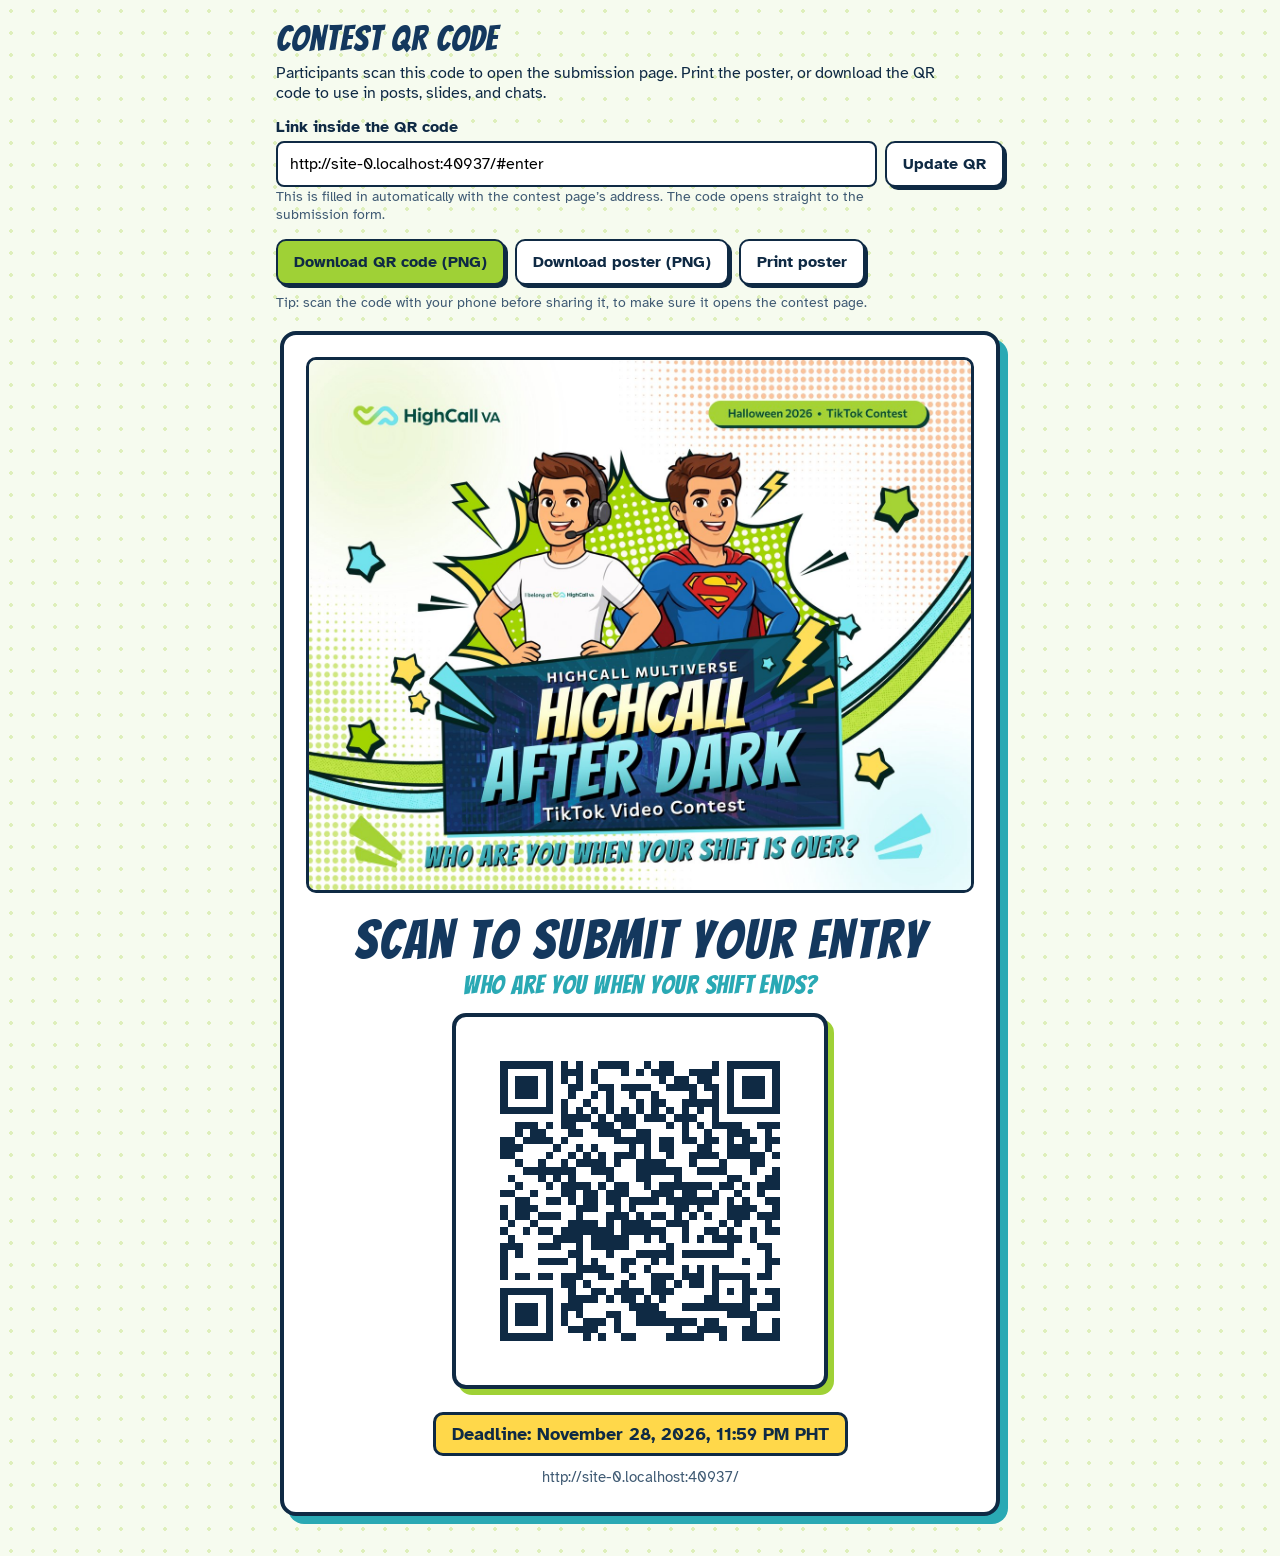
<file: qr.html>
<!DOCTYPE html>
<html lang="en">
<head>
  <meta charset="utf-8">
  <meta name="viewport" content="width=device-width, initial-scale=1">
  <title>QR code — HighCall After Dark</title>
  <meta name="robots" content="noindex">
  <link rel="icon" href="data:image/svg+xml,<svg xmlns='http://www.w3.org/2000/svg' viewBox='0 0 100 100'><text y='.9em' font-size='90'>⚡</text></svg>">
  <link rel="preconnect" href="https://fonts.googleapis.com">
  <link rel="preconnect" href="https://fonts.gstatic.com" crossorigin>
  <link href="https://fonts.googleapis.com/css2?family=Bangers&family=Atkinson+Hyperlegible:wght@400;700&display=swap" rel="stylesheet">
  <style>
    :root { --ink:#0f2a44; --night:#14385e; --lime:#9fd136; --teal:#2aa9b4; --cyan:#74e0ea; --yellow:#ffd84a; --paper:#f6fbef; --muted:#3f5a73;
      --display:"Bangers","Impact","Arial Black",sans-serif; --body:"Atkinson Hyperlegible","Segoe UI",system-ui,sans-serif; color-scheme: light; }
    * { box-sizing: border-box; }
    body { margin:0; font-family:var(--body); color:var(--ink); background:var(--paper);
      background-image: radial-gradient(rgba(159,209,54,.28) 1.6px, transparent 1.8px); background-size:22px 22px; }
    .tools { max-width:760px; margin:0 auto; padding:20px 16px 0; }
    .tools h1 { font-family:var(--display); font-weight:400; letter-spacing:.03em; font-size:2.2rem; margin:0 0 6px; color:var(--night); }
    .tools p { margin:0 0 10px; max-width:68ch; }
    label { display:block; font-weight:700; margin:14px 0 4px; }
    .url-row { display:flex; gap:8px; flex-wrap:wrap; }
    input[type=url] { flex:1 1 320px; font:inherit; border:2px solid var(--ink); border-radius:8px; padding:10px 12px; min-height:46px; }
    button { font:inherit; font-weight:700; border:2px solid var(--ink); border-radius:10px; padding:10px 16px; background:#fff; color:var(--ink); cursor:pointer; box-shadow:3px 3px 0 var(--ink); min-height:46px; }
    button.primary { background:var(--lime); }
    button:hover { background:var(--yellow); }
    :focus-visible { outline:3px solid var(--teal); outline-offset:3px; }
    .actions { display:flex; gap:10px; flex-wrap:wrap; margin:16px 0 8px; }
    .warn { background:#fff4c2; border:2px solid var(--ink); border-radius:10px; padding:10px 12px; }
    .small { font-size:.9rem; color:var(--muted); }

    /* Poster (what gets printed) */
    .poster { width:min(720px, calc(100% - 32px)); margin:20px auto 40px; background:#fff; border:4px solid var(--ink); border-radius:16px; box-shadow:8px 8px 0 var(--teal); padding:22px 22px 26px; text-align:center; }
    .poster img.banner { display:block; width:100%; height:auto; border:3px solid var(--ink); border-radius:10px; }
    .poster h2 { font-family:var(--display); font-weight:400; letter-spacing:.04em; font-size:clamp(2.2rem, 7vw, 3.4rem); line-height:1; margin:20px 0 4px; color:var(--night); }
    .poster .tag { font-family:var(--display); letter-spacing:.03em; font-size:clamp(1.2rem,4vw,1.6rem); color:var(--teal); margin:0 0 14px; }
    .qr-frame { display:inline-block; background:#fff; border:4px solid var(--ink); border-radius:14px; padding:14px; box-shadow:6px 6px 0 var(--lime); }
    #qr { display:block; width:min(340px, 70vw); height:auto; image-rendering:pixelated; }
    .deadline { display:inline-block; margin-top:18px; background:var(--yellow); border:3px solid var(--ink); border-radius:10px; padding:8px 16px; font-weight:700; font-size:1.1rem; }
    .url-print { margin:12px 0 0; font-size:.95rem; color:var(--muted); word-break:break-all; }

    @media print {
      @page { size: A4 portrait; margin: 12mm; }
      body { background:#fff; }
      .tools { display:none; }
      .poster { width:100%; margin:0; box-shadow:none; border-width:3px; }
      #qr { width:80mm; }
      * { -webkit-print-color-adjust: exact; print-color-adjust: exact; }
    }
  </style>
</head>
<body>
  <section class="tools" aria-labelledby="qr-title">
    <h1 id="qr-title">Contest QR code</h1>
    <p>Participants scan this code to open the submission page. Print the poster, or download the QR code to use in posts, slides, and chats.</p>
    <div class="warn" id="warn" hidden></div>
    <label for="url">Link inside the QR code</label>
    <div class="url-row">
      <input id="url" type="url" inputmode="url" spellcheck="false" autocomplete="off">
      <button type="button" id="apply">Update QR</button>
    </div>
    <p class="small">This is filled in automatically with the contest page’s address. The code opens straight to the submission form.</p>
    <div class="actions">
      <button type="button" class="primary" id="dl-qr">Download QR code (PNG)</button>
      <button type="button" id="dl-poster">Download poster (PNG)</button>
      <button type="button" id="print">Print poster</button>
    </div>
    <p class="small">Tip: scan the code with your phone before sharing it, to make sure it opens the contest page.</p>
  </section>

  <article class="poster" id="poster">
    <img class="banner" id="banner" src="assets/banner-1400.jpg" width="1400" height="1120" alt="HighCall Multiverse: HighCall After Dark — TikTok Video Contest">
    <h2>Scan to submit your entry</h2>
    <p class="tag">Who are you when your shift ends?</p>
    <div class="qr-frame"><canvas id="qr" width="1024" height="1024" role="img" aria-label="QR code that opens the contest submission page"></canvas></div>
    <div><span class="deadline">Deadline: November 28, 2026, 11:59 PM PHT</span></div>
    <p class="url-print" id="url-print"></p>
  </article>

  <script src="assets/qrcode.js"></script>
  <script>
  (function () {
    "use strict";
    var input = document.getElementById("url");
    var warn = document.getElementById("warn");
    var canvas = document.getElementById("qr");
    var current = "";

    // The contest page lives next to this file, so its address is known automatically.
    function detectUrl() {
      if (location.protocol === "https:" || location.protocol === "http:") {
        return new URL("./", location.href).href + "#enter";
      }
      return "";
    }

    function drawQr(target, text, size) {
      var qr = qrcode(0, "H");            // auto version, highest error correction (survives smudges and prints)
      qr.addData(text);
      qr.make();
      var n = qr.getModuleCount();
      var quiet = 4;                      // standard quiet zone
      var scale = Math.floor(size / (n + quiet * 2));
      var px = scale * (n + quiet * 2);
      target.width = px; target.height = px;
      var ctx = target.getContext("2d");
      ctx.fillStyle = "#ffffff"; ctx.fillRect(0, 0, px, px);
      ctx.fillStyle = "#0f2a44";          // dark navy: on-brand and still high contrast for scanners
      for (var r = 0; r < n; r++) for (var c = 0; c < n; c++) {
        if (qr.isDark(r, c)) ctx.fillRect((c + quiet) * scale, (r + quiet) * scale, scale, scale);
      }
      return target;
    }

    function render() {
      var text = input.value.trim();
      warn.hidden = true;
      if (!/^https?:\/\/\S+$/i.test(text)) {
        warn.textContent = "Enter the full contest page address, starting with https://";
        warn.hidden = false;
        return;
      }
      current = text;
      drawQr(canvas, text, 1024);
      document.getElementById("url-print").textContent = text.replace(/#enter$/, "");
    }

    function download(blobCanvas, name) {
      blobCanvas.toBlob(function (blob) {
        var a = document.createElement("a");
        a.href = URL.createObjectURL(blob); a.download = name;
        document.body.appendChild(a); a.click(); a.remove();
        setTimeout(function () { URL.revokeObjectURL(a.href); }, 2000);
      }, "image/png");
    }

    function posterCanvas() {
      var W = 1600, pad = 70;
      var banner = document.getElementById("banner");
      var bh = Math.round((W - pad * 2) * banner.naturalHeight / banner.naturalWidth);
      var qrSize = 760;
      var H = pad + bh + 60 + 120 + 70 + qrSize + 60 + 110 + 80 + pad;
      var cv = document.createElement("canvas"); cv.width = W; cv.height = H;
      var x = cv.getContext("2d");
      x.fillStyle = "#ffffff"; x.fillRect(0, 0, W, H);
      x.lineWidth = 10; x.strokeStyle = "#0f2a44"; x.strokeRect(5, 5, W - 10, H - 10);
      var y = pad;
      x.drawImage(banner, pad, y, W - pad * 2, bh);
      x.lineWidth = 6; x.strokeRect(pad, y, W - pad * 2, bh);
      y += bh + 60;
      x.textAlign = "center"; x.textBaseline = "top";
      x.fillStyle = "#14385e"; x.font = "120px Bangers, Impact, 'Arial Black', sans-serif";
      x.fillText("SCAN TO SUBMIT YOUR ENTRY", W / 2, y, W - pad * 2);
      y += 130;
      x.fillStyle = "#2aa9b4"; x.font = "60px Bangers, Impact, 'Arial Black', sans-serif";
      x.fillText("WHO ARE YOU WHEN YOUR SHIFT ENDS?", W / 2, y, W - pad * 2);
      y += 100;
      var qx = (W - qrSize) / 2;
      x.fillStyle = "#9fd136"; x.fillRect(qx + 18, y + 18, qrSize, qrSize);   // offset comic shadow
      x.drawImage(drawQr(document.createElement("canvas"), current, qrSize), qx, y, qrSize, qrSize);
      x.lineWidth = 8; x.strokeRect(qx, y, qrSize, qrSize);
      y += qrSize + 70;
      var label = "Deadline: November 28, 2026, 11:59 PM PHT";
      x.font = "bold 50px 'Atkinson Hyperlegible', 'Segoe UI', Arial, sans-serif";
      var tw = x.measureText(label).width + 70;
      x.fillStyle = "#ffd84a"; x.fillRect((W - tw) / 2, y, tw, 90);
      x.lineWidth = 6; x.strokeRect((W - tw) / 2, y, tw, 90);
      x.fillStyle = "#0f2a44"; x.textBaseline = "middle"; x.fillText(label, W / 2, y + 47);
      y += 130;
      x.font = "36px 'Atkinson Hyperlegible', 'Segoe UI', Arial, sans-serif"; x.fillStyle = "#3f5a73";
      x.fillText(current.replace(/#enter$/, ""), W / 2, y, W - pad * 2);
      return cv;
    }

    document.getElementById("apply").addEventListener("click", render);
    input.addEventListener("keydown", function (e) { if (e.key === "Enter") render(); });
    document.getElementById("dl-qr").addEventListener("click", function () {
      if (!current) return render();
      download(drawQr(document.createElement("canvas"), current, 2048), "highcall-after-dark-qr.png");
    });
    document.getElementById("dl-poster").addEventListener("click", function () {
      if (!current) return render();
      var b = document.getElementById("banner");
      var go = function () {
        try { download(posterCanvas(), "highcall-after-dark-qr-poster.png"); }
        catch (e) { warn.textContent = "The poster couldn’t be created here. Open this page from the live site and try again, or use Print poster."; warn.hidden = false; }
      };
      var ready = document.fonts && document.fonts.ready ? document.fonts.ready : Promise.resolve();
      ready.then(function () { if (b.complete) go(); else b.addEventListener("load", go, { once: true }); });
    });
    document.getElementById("print").addEventListener("click", function () { window.print(); });

    input.value = detectUrl();
    if (input.value) render();
    else {
      warn.textContent = "Open this page from the live site (https://YOUR-USERNAME.github.io/after-dark/qr.html) so the address fills in automatically, or type the contest page address above.";
      warn.hidden = false;
    }
  })();
  </script>
</body>
</html>
</file>
<file: styles.css>
/* HighCall After Dark — comic-book theme drawn from the banner */
:root {
  --ink: #0f2a44;        /* outlines + body text (banner line art) */
  --night: #14385e;      /* the "After Dark" sign panel */
  --night-2: #0d2847;
  --lime: #9fd136;       /* burst + ribbon */
  --lime-deep: #6fa51b;
  --teal: #2aa9b4;       /* "After Dark" lettering shade */
  --cyan: #74e0ea;       /* lettering highlight + stars */
  --yellow: #ffd84a;     /* lightning bolts */
  --cream-yellow: #fff6c9;
  --white: #ffffff;
  --paper: #f6fbef;
  --muted: #3f5a73;
  --danger: #b4232a;
  --danger-bg: #fdecec;
  --ok-bg: #eaf8d6;

  --display: "Bangers", "Impact", "Arial Black", system-ui, sans-serif;
  --body: "Atkinson Hyperlegible", "Segoe UI", system-ui, -apple-system, Roboto, Arial, sans-serif;

  --line: 3px solid var(--ink);
  --pop: 6px 6px 0 var(--ink);
  --radius: 14px;
  color-scheme: light;
}

*, *::before, *::after { box-sizing: border-box; }
html { scroll-behavior: smooth; }
@media (prefers-reduced-motion: reduce) { html { scroll-behavior: auto; } * { animation: none !important; transition: none !important; } }

body {
  margin: 0;
  font-family: var(--body);
  font-size: 1.0625rem;
  line-height: 1.6;
  color: var(--ink);
  background-color: var(--paper);
  /* halftone dots like the banner background */
  background-image:
    radial-gradient(rgba(159, 209, 54, 0.28) 1.6px, transparent 1.8px),
    radial-gradient(rgba(116, 224, 234, 0.22) 1.6px, transparent 1.8px);
  background-size: 22px 22px, 22px 22px;
  background-position: 0 0, 11px 11px;
}

img { max-width: 100%; }
a { color: var(--night); text-decoration-thickness: 2px; text-underline-offset: 3px; }
a:hover { color: var(--teal); }
:focus-visible { outline: 3px solid var(--teal); outline-offset: 3px; }

.skip-link { position: absolute; left: -9999px; top: 0; background: var(--yellow); color: var(--ink); padding: .5rem 1rem; z-index: 10; font-weight: 700; }
.skip-link:focus { left: 1rem; top: 1rem; }
.visually-hidden { position: absolute !important; width: 1px; height: 1px; overflow: hidden; clip: rect(0 0 0 0); white-space: nowrap; }

/* ---------- Banner: shown whole, never cropped ---------- */
.banner-wrap {
  max-width: 1140px;
  margin: 0 auto;
  padding: clamp(.5rem, 2vw, 1.25rem) clamp(.5rem, 2vw, 1.25rem) 0;
}
.banner {
  display: block;
  width: 100%;
  height: auto;            /* keeps the 5:4 ratio — no stretching */
  border: var(--line);
  border-radius: var(--radius);
  box-shadow: var(--pop);
  background: var(--white);
}

/* ---------- Masthead ---------- */
.masthead {
  max-width: 1140px;
  margin: clamp(1.25rem, 3vw, 2rem) auto 0;
  padding: clamp(1.25rem, 4vw, 2.25rem) clamp(1rem, 4vw, 2.5rem);
  background:
    linear-gradient(115deg, transparent 62%, rgba(116, 224, 234, .12) 62%, rgba(116, 224, 234, .12) 70%, transparent 70%),
    radial-gradient(rgba(255,255,255,.07) 1.4px, transparent 1.6px) 0 0 / 14px 14px,
    var(--night);
  color: var(--white);
  border: var(--line);
  border-radius: var(--radius);
  box-shadow: 6px 6px 0 var(--lime-deep);
  text-align: center;
  width: calc(100% - 2 * clamp(.5rem, 2vw, 1.25rem));
}
.masthead h1 {
  margin: 0;
  font-family: var(--display);
  font-weight: 400;
  letter-spacing: .02em;
  line-height: 1.02;
  font-size: clamp(2.1rem, 6.4vw, 4.4rem);
  color: var(--cream-yellow);
  text-shadow: 3px 3px 0 var(--ink), -1px -1px 0 var(--ink), 1px -1px 0 var(--ink), -1px 1px 0 var(--ink);
  transform: rotate(-1.2deg);
}
.tagline {
  margin: .6rem 0 0;
  font-family: var(--display);
  font-size: clamp(1.35rem, 3.4vw, 2.1rem);
  letter-spacing: .03em;
  color: var(--cyan);
  text-shadow: 2px 2px 0 var(--ink);
}
.status-bar {
  display: inline-flex;
  flex-wrap: wrap;
  align-items: center;
  justify-content: center;
  gap: .6rem 1rem;
  margin-top: 1.1rem;
  padding: .55rem .6rem .55rem 1.1rem;
  background: var(--white);
  color: var(--ink);
  border: var(--line);
  border-radius: 999px;
  font-weight: 700;
  max-width: 100%;
}
.status-bar[data-phase="closed"], .status-bar[data-phase="before"] { padding-right: 1.1rem; }
.status-cta {
  background: var(--lime);
  color: var(--ink);
  text-decoration: none;
  border: 2px solid var(--ink);
  border-radius: 999px;
  padding: .3rem 1rem;
  box-shadow: 2px 2px 0 var(--ink);
}
.status-cta:hover { background: var(--yellow); color: var(--ink); }

/* ---------- Page column ---------- */
.page {
  max-width: 820px;
  margin: 0 auto;
  padding: clamp(1.5rem, 4vw, 2.5rem) clamp(.9rem, 3vw, 1.25rem) 3rem;
  display: grid;
  gap: clamp(1.5rem, 3.5vw, 2.25rem);
}

h2, .section-title {
  font-family: var(--display);
  font-weight: 400;
  letter-spacing: .03em;
  font-size: clamp(1.9rem, 4.6vw, 2.5rem);
  line-height: 1.05;
  margin: 0 0 .75rem;
  color: var(--night);
}
h3 { font-size: 1.125rem; line-height: 1.3; margin: 0 0 .35rem; }
h3.sub { margin-top: 1.5rem; }
p { margin: 0 0 .8rem; max-width: 68ch; }
p:last-child { margin-bottom: 0; }
.small { font-size: .9rem; color: var(--muted); }

.panel {
  background: var(--white);
  border: var(--line);
  border-radius: var(--radius);
  box-shadow: var(--pop);
  padding: clamp(1.15rem, 3.5vw, 2rem);
}
.panel.intro { border-left-width: 10px; border-left-color: var(--lime); }

/* ---------- Key dates comic strip (a real sequence) ---------- */
.strip {
  list-style: none;
  margin: 0;
  padding: 0;
  display: grid;
  grid-template-columns: repeat(2, minmax(0, 1fr));
  gap: .9rem;
}
.strip-panel {
  position: relative;
  background: var(--white);
  border: var(--line);
  border-radius: 6px;
  padding: 1rem 1rem 1rem 3.4rem;
  box-shadow: 4px 4px 0 var(--ink);
}
.strip-panel p { font-size: .95rem; margin-bottom: .2rem; }
.strip-step {
  position: absolute;
  left: .8rem;
  top: .9rem;
  width: 1.9rem;
  height: 1.9rem;
  display: grid;
  place-items: center;
  font-family: var(--display);
  font-size: 1.2rem;
  border: 2px solid var(--ink);
  border-radius: 50%;
  background: var(--cyan);
}
.strip-date { font-weight: 700; color: var(--night); font-size: 1.02rem !important; }
.strip-open .strip-step { background: var(--lime); }
.strip-deadline {
  background: var(--yellow);
  transform: rotate(.6deg);
}
.strip-deadline .strip-step { background: var(--white); }
.strip-deadline .strip-date { font-size: 1.15rem !important; color: var(--ink); }
.note {
  margin-top: 1rem;
  background: rgba(255,255,255,.85);
  border: 2px dashed var(--teal);
  border-radius: 10px;
  padding: .75rem 1rem;
  font-size: .95rem;
  max-width: none;
}
.note::before { content: "⏳ "; }

/* ---------- Two-part concept ---------- */
.two-part {
  display: grid;
  grid-template-columns: 1fr auto 1fr;
  align-items: stretch;
  gap: .75rem;
  margin: 1rem 0 .25rem;
}
.part { border: var(--line); border-radius: 10px; padding: 1rem; }
.part p { font-size: .98rem; }
.part-day { background: var(--white); box-shadow: 4px 4px 0 var(--lime); }
.part-night {
  background: var(--night);
  color: var(--white);
  box-shadow: 4px 4px 0 var(--cyan);
}
.part-night .small { color: #c9e9f2; }
.part-arrow { align-self: center; font-size: 2rem; filter: drop-shadow(2px 2px 0 var(--ink)); }

.callout {
  margin-top: 1.4rem;
  border: var(--line);
  border-radius: 10px;
  padding: 1rem 1.1rem 1rem 3.2rem;
  position: relative;
}
.callout-warn { background: #fff4c2; }
.callout-tip { background: #eaf8d6; margin-top: 1rem; }
.callout-tip::before {
  content: "★";
  position: absolute;
  left: .85rem;
  top: .9rem;
  width: 1.7rem;
  height: 1.7rem;
  display: grid;
  place-items: center;
  font-size: 1rem;
  background: var(--lime);
  border: 2px solid var(--ink);
  border-radius: 50%;
}
.callout-warn::before {
  content: "!";
  position: absolute;
  left: .85rem;
  top: .9rem;
  width: 1.7rem;
  height: 1.7rem;
  display: grid;
  place-items: center;
  font-family: var(--display);
  font-size: 1.2rem;
  background: var(--yellow);
  border: 2px solid var(--ink);
  border-radius: 50%;
}

.steps { margin: 0 0 .8rem; padding-left: 1.4rem; }
.steps li { margin-bottom: .45rem; padding-left: .25rem; }
.steps li::marker { font-family: var(--display); color: var(--teal); font-size: 1.15em; }

/* ---------- Judging ---------- */
.criteria { list-style: none; margin: 1rem 0 0; padding: 0; display: grid; gap: 1.2rem; }
.crit-head { display: flex; justify-content: space-between; align-items: baseline; gap: 1rem; }
.crit-head h3 { margin: 0; }
.crit-pct { font-family: var(--display); font-size: 1.7rem; letter-spacing: .03em; color: var(--teal); line-height: 1; }
.crit-bar {
  height: 14px;
  margin: .4rem 0 .5rem;
  border: 2px solid var(--ink);
  border-radius: 999px;
  background: var(--paper);
  overflow: hidden;
}
.crit-bar span {
  display: block;
  height: 100%;
  width: calc(var(--w) / 30 * 100%); /* 30% is the largest weight → full bar */
  background: repeating-linear-gradient(135deg, var(--lime) 0 10px, #b7e05e 10px 20px);
  border-right: 2px solid var(--ink);
}
.criteria p { font-size: .97rem; margin: 0; }

/* ---------- Prizes ---------- */
.podium { list-style: none; padding: 0; margin: .6rem 0 0; display: grid; grid-template-columns: repeat(3, 1fr); gap: .75rem; align-items: end; }
.place, .pc-awards li {
  border: var(--line);
  border-radius: 10px;
  padding: .9rem .8rem;
  display: flex;
  flex-direction: column;
  gap: .15rem;
  text-align: center;
  background: var(--white);
}
.place-name { font-weight: 700; font-size: .95rem; }
.place-amt { font-family: var(--display); font-size: clamp(1.5rem, 4vw, 2rem); letter-spacing: .03em; line-height: 1.1; }
.place-1 { background: var(--yellow); box-shadow: 4px 4px 0 var(--ink); padding-top: 1.6rem; padding-bottom: 1.6rem; }
.place-2 { background: var(--cyan); padding-top: 1.2rem; padding-bottom: 1.2rem; }
.place-3 { background: var(--lime); }
.pc-awards { list-style: none; padding: 0; margin: .6rem 0 1rem; display: grid; grid-template-columns: 1fr 1fr; gap: .75rem; }
.pc-awards li { background: var(--night); color: var(--white); }
.pc-awards .place-amt { color: var(--cyan); }

.ticks { list-style: none; padding: 0; margin: 0; }
.ticks li { position: relative; padding-left: 1.9rem; margin-bottom: .55rem; }
.ticks li::before { content: "⚡"; position: absolute; left: 0; top: 0; }

.inspo-cols { display: grid; grid-template-columns: repeat(auto-fit, minmax(230px, 1fr)); gap: 1rem 2rem; }
.inspo-cols h3.sub { margin-top: 0; }
.links { padding-left: 1.2rem; margin: 0; }
.links li { margin-bottom: .4rem; }

/* ---------- Submission form ---------- */
.entry {
  background: var(--white);
  border: 4px solid var(--ink);
  border-radius: var(--radius);
  box-shadow: 8px 8px 0 var(--teal);
  padding: clamp(1.15rem, 4vw, 2.25rem);
  scroll-margin-top: 1rem;
}
.entry:focus { outline: none; }
.entry > h2 {
  display: inline-block;
  background: var(--lime);
  border: var(--line);
  border-radius: 8px;
  padding: .15rem .8rem .05rem;
  transform: rotate(-1deg);
  color: var(--ink);
  box-shadow: 3px 3px 0 var(--ink);
  margin-bottom: 1.25rem;
}
.form-intro { margin-bottom: 1rem; }

.field { margin: 0 0 1.15rem; min-width: 0; }
.field-row { display: grid; grid-template-columns: 1fr 1fr; gap: 0 1rem; }
label, .label, legend { display: block; font-weight: 700; margin-bottom: .3rem; }
.req { color: var(--danger); }
.opt { font-weight: 400; color: var(--muted); }
input[type="text"], input[type="email"], textarea {
  width: 100%;
  font: inherit;
  color: var(--ink);
  background: var(--white);
  border: 2px solid var(--ink);
  border-radius: 8px;
  padding: .7rem .8rem;
  min-height: 48px;
}
textarea { resize: vertical; min-height: 110px; }
input:focus, textarea:focus { outline: 3px solid var(--cyan); outline-offset: 1px; border-color: var(--night); }
input[aria-invalid="true"], textarea[aria-invalid="true"] { border-color: var(--danger); background: var(--danger-bg); }
.hint { font-size: .88rem; color: var(--muted); margin: .3rem 0 0; }
.err { color: var(--danger); font-size: .92rem; font-weight: 700; margin: .3rem 0 0; }
.err:empty { display: none; }

.hp { position: absolute; left: -10000px; width: 1px; height: 1px; overflow: hidden; }

/* Upload */
.upload { display: grid; grid-template-columns: minmax(0, 1.6fr) minmax(0, 1fr); gap: 1rem; align-items: stretch; }
.dropzone {
  position: relative;
  border: 3px dashed var(--teal);
  border-radius: 12px;
  background:
    radial-gradient(rgba(42,169,180,.12) 1.4px, transparent 1.6px) 0 0 / 14px 14px,
    #f3fcfd;
  min-height: 170px;
  display: grid;
  place-items: center;
  text-align: center;
  padding: 1.2rem;
  transition: background-color .15s, border-color .15s;
}
.dropzone.is-dragover { border-color: var(--lime-deep); border-style: solid; background-color: var(--ok-bg); }
.dropzone.has-file { border-style: solid; border-color: var(--ink); background: var(--ok-bg); }
.dropzone.is-invalid { border-color: var(--danger); background: var(--danger-bg); }
.dropzone.is-locked { opacity: .65; }
.file-input { position: absolute; width: 1px; height: 1px; opacity: 0; overflow: hidden; }
.file-input:focus-visible ~ .dz-empty .pick-btn,
.file-input:focus-visible ~ .dz-file .pick-btn { outline: 3px solid var(--teal); outline-offset: 3px; }
.dz-title { font-family: var(--display); font-size: 1.55rem; letter-spacing: .03em; margin-bottom: .3rem; }
.pick-btn {
  display: inline-block;
  margin: 0;
  font-weight: 700;
  cursor: pointer;
  background: var(--yellow);
  border: 2px solid var(--ink);
  border-radius: 999px;
  padding: .45rem 1.1rem;
  box-shadow: 3px 3px 0 var(--ink);
}
.pick-btn:hover { background: var(--lime); }
.pick-btn-ghost { background: var(--white); }
.dz-filename { font-weight: 700; word-break: break-all; margin-bottom: .1rem; }
.dz-filename::before { content: "🎬 "; }
.dz-filesize { color: var(--muted); font-size: .92rem; }
.dz-actions { display: flex; gap: 1rem; justify-content: center; align-items: center; margin-top: .6rem; flex-wrap: wrap; }
.link-btn { background: none; border: 0; font: inherit; color: var(--danger); text-decoration: underline; cursor: pointer; padding: .3rem; }

.limits {
  border: 2px solid var(--ink);
  border-radius: 12px;
  padding: .9rem 1rem;
  background: var(--cream-yellow);
  font-size: .95rem;
}
.limits p { margin-bottom: .35rem; }
.limits-title { font-family: var(--display); font-size: 1.25rem; letter-spacing: .03em; }

.confirms { border: 2px solid var(--ink); border-radius: 12px; padding: 1rem 1.1rem .6rem; margin-top: 1.4rem; }
.confirms legend { padding: 0 .4rem; }
.check { display: flex; gap: .7rem; align-items: flex-start; font-weight: 400; margin-bottom: .7rem; cursor: pointer; }
.check input { width: 1.3rem; height: 1.3rem; margin-top: .2rem; accent-color: var(--lime-deep); flex: none; }

.progress-box { border: 2px solid var(--ink); border-radius: 12px; padding: .9rem 1rem; margin-bottom: 1rem; background: #f3fcfd; }
.progress-head { display: flex; justify-content: space-between; font-weight: 700; margin-bottom: .45rem; gap: 1rem; }
.progress { height: 20px; border: 2px solid var(--ink); border-radius: 999px; overflow: hidden; background: var(--white); }
.progress span {
  display: block; height: 100%; width: 0;
  background: repeating-linear-gradient(135deg, var(--teal) 0 12px, var(--cyan) 12px 24px);
  transition: width .3s ease;
}
#progress-detail { margin: .45rem 0 0; }

.form-alert {
  border: 2px solid var(--danger);
  background: var(--danger-bg);
  color: var(--ink);
  border-radius: 10px;
  padding: .85rem 1rem;
  margin-bottom: 1rem;
}
.form-alert strong { color: var(--danger); }
.form-alert .retry-btn { margin-top: .6rem; }

.submit-row { display: flex; align-items: center; gap: 1rem; flex-wrap: wrap; margin-top: .4rem; }
.submit-row .small { margin: 0; }
.submit-btn, .retry-btn {
  font-family: var(--display);
  font-size: 1.55rem;
  letter-spacing: .05em;
  color: var(--ink);
  background: var(--lime);
  border: 3px solid var(--ink);
  border-radius: 12px;
  padding: .45rem 1.6rem .3rem;
  box-shadow: 4px 4px 0 var(--ink);
  cursor: pointer;
  min-height: 52px;
}
.retry-btn { font-size: 1.2rem; padding: .3rem 1.1rem .2rem; background: var(--yellow); }
.submit-btn:hover:not(:disabled), .retry-btn:hover { background: var(--yellow); }
.submit-btn:active:not(:disabled) { transform: translate(2px, 2px); box-shadow: 2px 2px 0 var(--ink); }
.submit-btn:disabled { opacity: .6; cursor: progress; }

.closed-msg { border: var(--line); border-radius: 12px; background: var(--night); color: var(--white); padding: 1.2rem 1.3rem; }
.closed-msg h3 { font-family: var(--display); font-weight: 400; font-size: 1.7rem; letter-spacing: .03em; color: var(--yellow); }

.success {
  border: var(--line);
  border-radius: 12px;
  background: var(--ok-bg);
  padding: 1.3rem;
  animation: pop .35s ease-out;
}
.success:focus { outline: none; }
.success h3 { font-family: var(--display); font-weight: 400; font-size: 2.2rem; letter-spacing: .03em; color: var(--lime-deep); text-shadow: 2px 2px 0 var(--ink); margin-bottom: .5rem; }
.receipt { margin: 1rem 0; display: grid; gap: .5rem; background: var(--white); border: 2px solid var(--ink); border-radius: 10px; padding: 1rem; }
.receipt div { display: grid; grid-template-columns: 11rem 1fr; gap: .5rem; }
.receipt dt { font-weight: 700; color: var(--muted); }
.receipt dd { margin: 0; word-break: break-word; }
#r-ref { font-family: var(--display); font-size: 1.6rem; letter-spacing: .06em; color: var(--night); line-height: 1.1; }
@keyframes pop { from { transform: scale(.96); opacity: 0; } to { transform: scale(1); opacity: 1; } }

.footer { text-align: center; padding: 1.5rem 1rem 2.5rem; color: var(--muted); font-size: .92rem; }
.footer p { margin: 0 auto .3rem; }

/* ---------- Small screens ---------- */
@media (max-width: 720px) {
  .strip { grid-template-columns: 1fr; }
  .strip-deadline { transform: none; }
  .two-part { grid-template-columns: 1fr; }
  .part-arrow { justify-self: center; transform: rotate(90deg); font-size: 1.6rem; }
  .field-row { grid-template-columns: 1fr; }
  .upload { grid-template-columns: 1fr; }
  .podium { grid-template-columns: 1fr; }
  .place-1, .place-2 { padding-top: .9rem; padding-bottom: .9rem; }
  .pc-awards { grid-template-columns: 1fr; }
  .receipt div { grid-template-columns: 1fr; gap: 0; }
  .status-bar { border-radius: 16px; }
  .submit-btn { width: 100%; }
}
</file>
